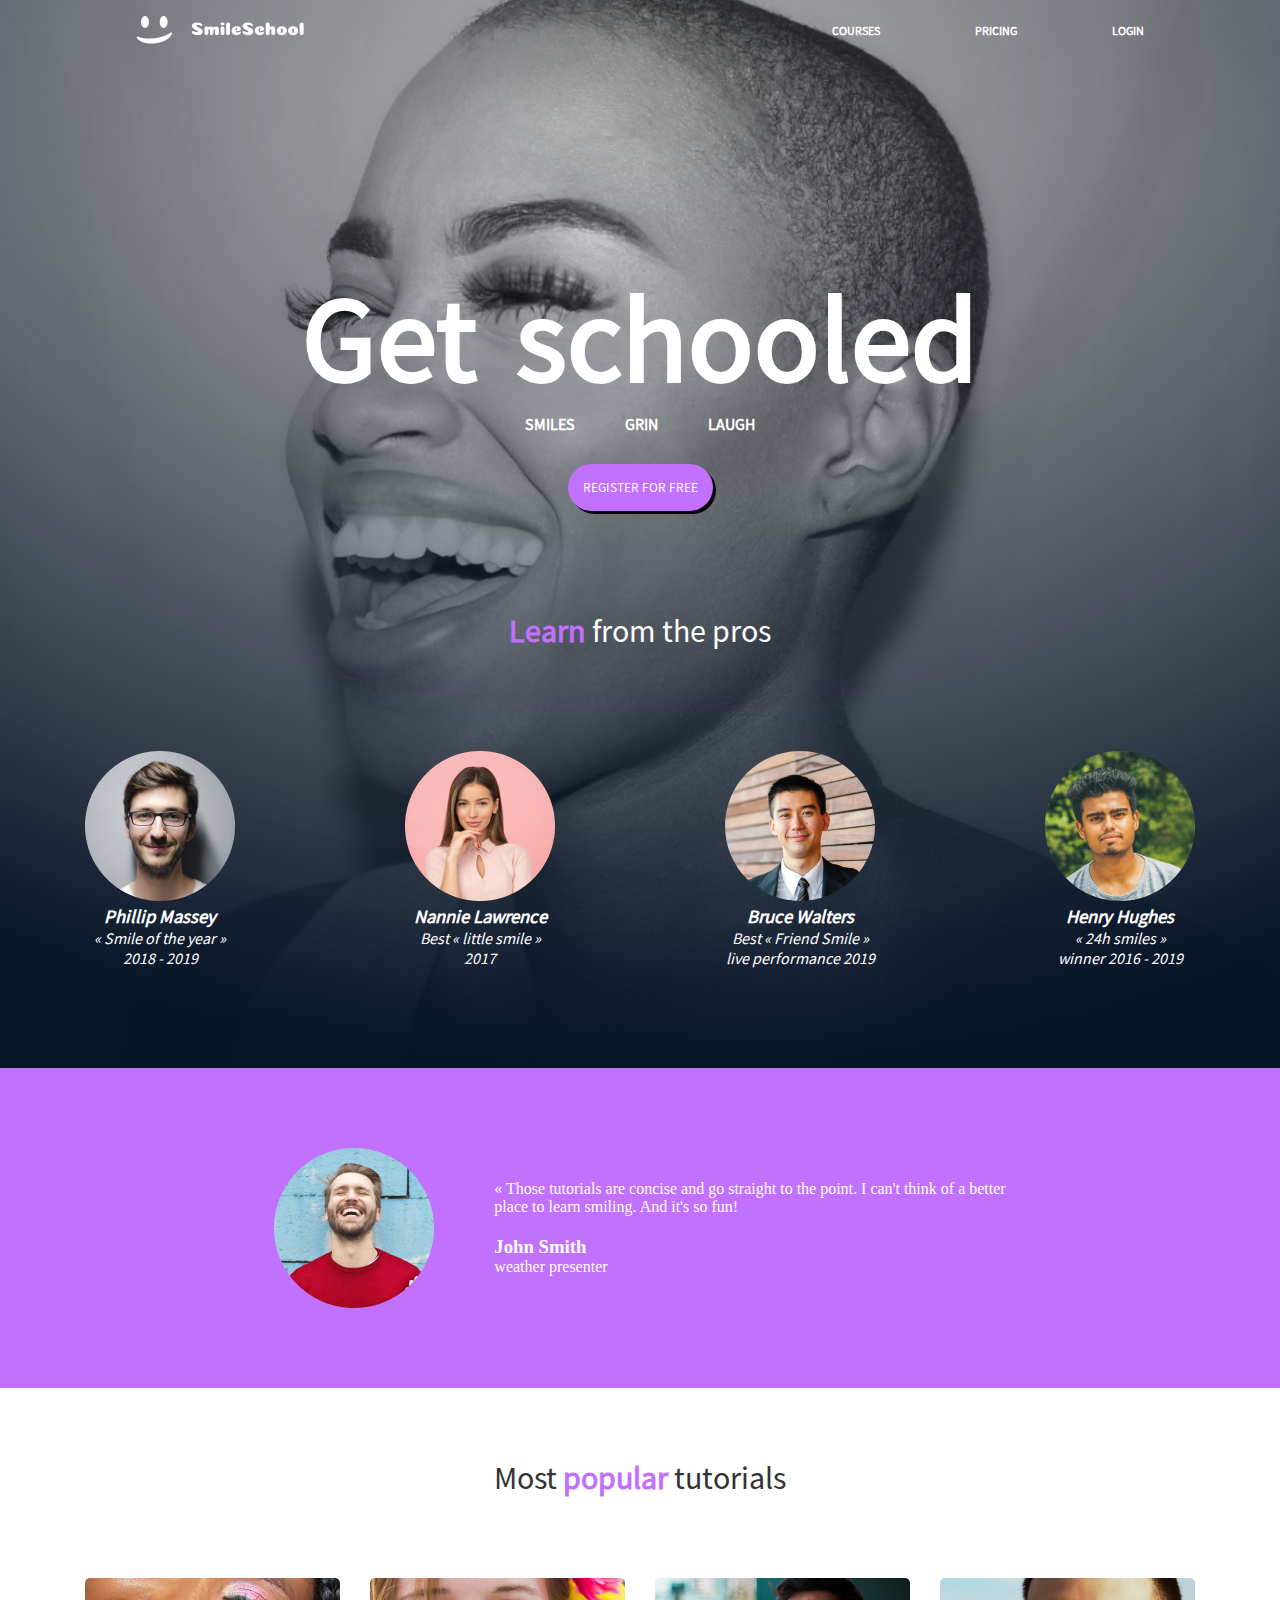
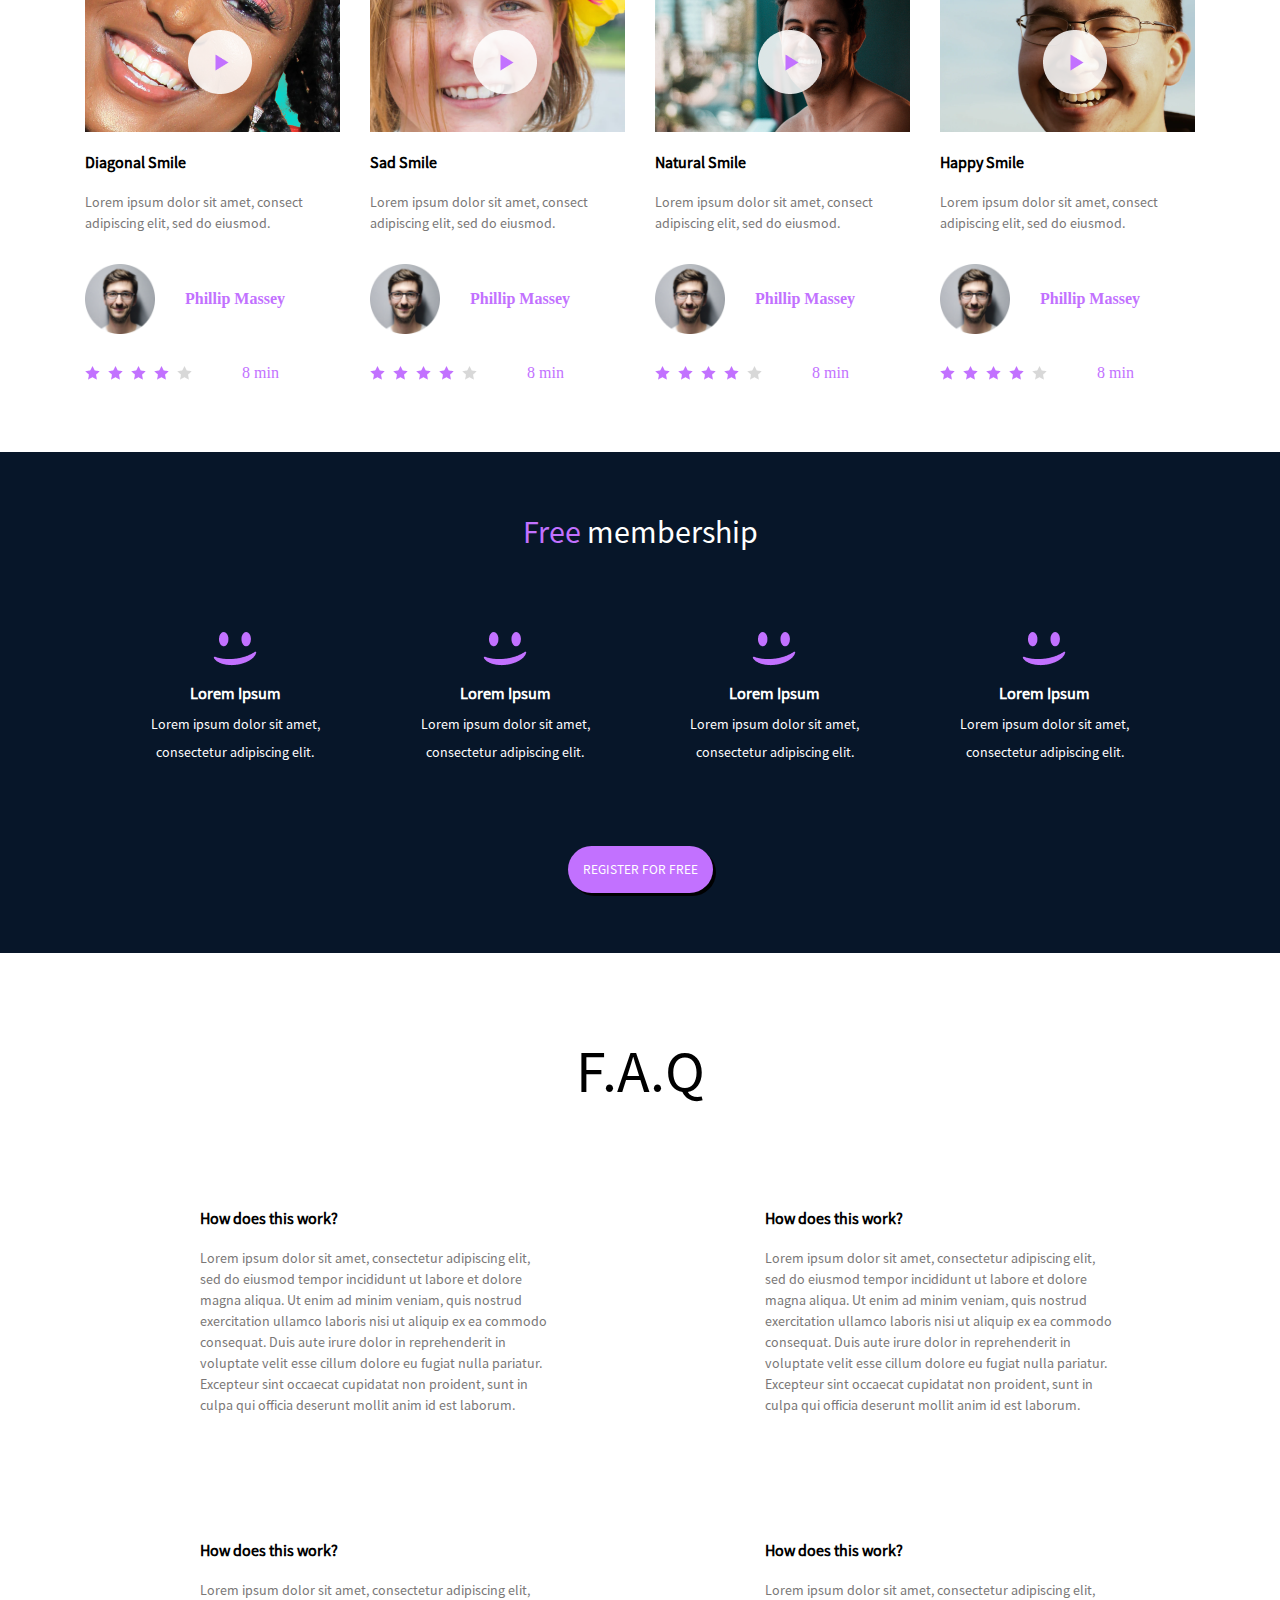
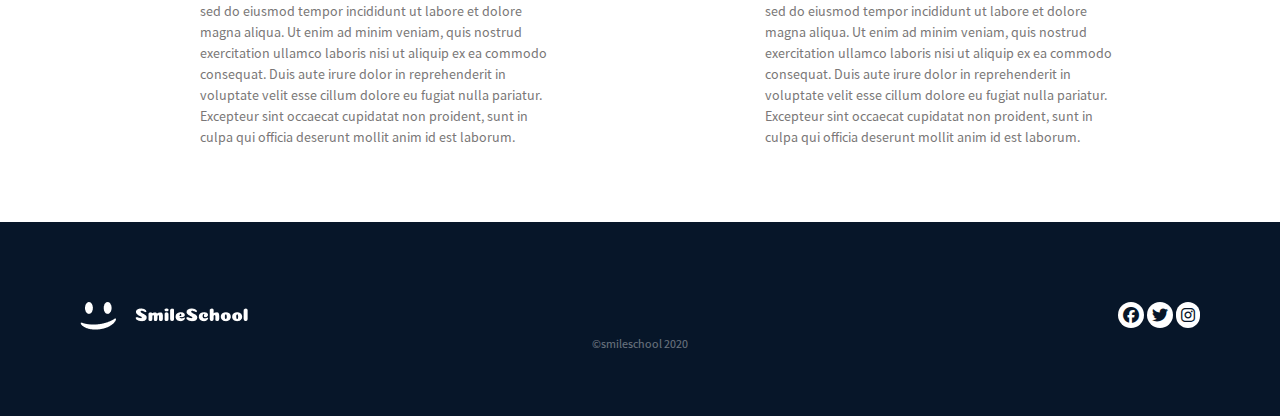
<file: css_advanced/index.html>
<!DOCTYPE html>
<html lang="en">

<head>
    <meta charset="UTF-8">
    <meta name="viewport" content="width=device-width, initial-scale=1.0">
    <title>HTML Advanced</title>
    <link rel="stylesheet" href="https://cdnjs.cloudflare.com/ajax/libs/font-awesome/6.4.0/css/all.min.css">
    <link rel="stylesheet" href="styles.css">
</head>

<body>
    <div class="background-container">
        <div class="background-overlay"></div>
        <header>
            <nav class="navigation-menu">
                <img src="logos/logo.png" alt="Smileschool-Logo">
                <ul>
                    <li><a href="#">COURSES</a></li>
                    <li><a href="#">PRICING</a></li>
                    <li><a href="#">LOGIN</a></li>
                </ul>
            </nav>
        </header>
        <main>
            <section class="banner-container">
                <div class="banner-content-one">
                    <h1>Get schooled</h1>
                    <div class="banner-tags">
                        <span>SMILES</span>
                        <span>GRIN</span>
                        <span>LAUGH</span>
                    </div>
                    <button>REGISTER FOR FREE</button>
                </div>
                <div class="banner-content-two">
                    <h2 class="sub-heading"><span class="learn">Learn</span> from the pros</h2>
                    <div class="row">
                        <div class="feature-box">
                            <img src="images/Phillip_Massey.png" alt="Phillip-Massey">
                            <h3>Phillip Massey</h3>
                            <p class="paragraph">« Smile of the year »</p>
                            <p class="paragraph">2018 - 2019</p>
                        </div>
                        <div class="feature-box">
                            <img src="images/Nannie_Lawrence.png" alt="Nannie-Lawrence">
                            <h3>Nannie Lawrence</h3>
                            <p class="paragraph">Best « little smile »</p>
                            <p class="paragraph">2017</p>
                        </div>
                        <div class="feature-box-two">
                            <img src="images/Bruce_Walters.png" alt="Bruce-Walters">
                            <h3>Bruce Walters</h3>
                            <p class="paragraph">Best « Friend Smile »</p>
                            <p class="paragraph">live performance 2019</p>
                        </div>
                        <div class="feature-box">
                            <img src="images/Henry_Hughes.png" alt="Henry-Hughes">
                            <h3>Henry Hughes</h3>
                            <p class="paragraph">« 24h smiles »</p>
                            <p class="paragraph">winner 2016 - 2019</p>
                        </div>
                    </div>

                </div>
    </div>
    </section>
    <section class="quote-container">
        <div class="quote-content">
            <img src="images/5.png" alt="John Smith">
            <div class="quote-feature">
                <blockquote>« Those tutorials are concise and go straight to the point. I can't think of a better
                    place to learn smiling. And it's so fun!</blockquote>
                <div class="quote">
                    <h3>John Smith</h3>
                    <p>weather presenter</p>
                </div>
            </div>
        </div>
    </section>
    <section class="video-container">
        <h2 class="video-heading">Most <span class="popular">popular</span> tutorials</h2>
        <div class="video-feature-container">
            <div class="video-feature">
                <img src="images/Diagonal_smile.png" alt="diagonal-smile-tutorial-video" class="feature-image">
                <div class="play-button">
                    <img src="logos/play.png" alt="play-button">
                </div>
                <h3 class="video-second-heading">Diagonal Smile</h3>
                <p class="video-paragraph">Lorem ipsum dolor sit amet, consect <br>adipiscing elit, sed do eiusmod.</p>
                <div class="author-box">
                    <img src="images/Phillip_Massey.png" alt="Phillip-Massey">
                    <h4 class="video-third-heading">Phillip Massey</h4>
                </div>
                <div class="rating-box">
                    <img src="logos/rating.png" alt="rating-stars">
                    <p>8 min</p>
                </div>
            </div>
            <div class="video-feature">
                <img src="images/sad_smile.png" alt="sad-smile-tutorial-video" class="feature-image">
                <div class="play-button">
                    <img src="logos/play.png" alt="play-button">
                </div>
                <h3 class="video-second-heading">Sad Smile</h3>
                <p class="video-paragraph">Lorem ipsum dolor sit amet, consect <br> adipiscing elit, sed do eiusmod.</p>
                <div class="author-box">
                    <img src="images/Phillip_Massey.png" alt="Phillip-Massey">
                    <h4 class="video-third-heading">Phillip Massey</h4>
                </div>
                <div class="rating-box">
                    <img src="logos/rating.png" alt="rating-stars">
                    <p>8 min</p>
                </div>
            </div>
            <div class="video-feature">
                <img src="images/Natural_smile.png" alt="natural-smile-tutorial-video" class="feature-image">
                <div class="play-button">
                    <img src="logos/play.png" alt="play-button">
                </div>
                <h3 class="video-second-heading">Natural Smile</h3>
                <p class="video-paragraph">Lorem ipsum dolor sit amet, consect <br> adipiscing elit, sed do eiusmod.</p>
                <div class="author-box">
                    <img src="images/Phillip_Massey.png" alt="Phillip-Massey">
                    <h4 class="video-third-heading">Phillip Massey</h4>
                </div>
                <div class="rating-box">
                    <img src="logos/rating.png" alt="rating-stars">
                    <p>8 min</p>
                </div>
            </div>
            <div class="video-feature">
                <img src="images/Happy_smile.png" alt="happy-smile-tutorial-video" class="feature-image">
                <div class="play-button">
                    <img src="logos/play.png" alt="play-button">
                </div>
                <h3 class="video-second-heading">Happy Smile</h3>
                <p class="video-paragraph">Lorem ipsum dolor sit amet, consect <br> adipiscing elit, sed do eiusmod.</p>
                <div class="author-box">
                    <img src="images/Phillip_Massey.png" alt="Phillip-Massey">
                    <h4 class="video-third-heading">Phillip Massey</h4>
                </div>
                <div class="rating-box">
                    <img src="logos/rating.png" alt="rating-stars">
                    <p>8 min</p>
                </div>
            </div>
        </div>
    </section>
    <section class="membership-container">
        <h2 class="membership-heading"><span class="free">Free</span> membership</h2>
        <div class="membership-content">
            <div class="membership-feature">
                <img src="logos/smile.png" alt="smile-icon">
                <h3>Lorem Ipsum</h3>
                <p>Lorem ipsum dolor sit amet, <br> consectetur adipiscing elit.</p>
            </div>
            <div class="membership-feature">
                <img src="logos/smile.png" alt="smile-icon">
                <h3>Lorem Ipsum</h3>
                <p>Lorem ipsum dolor sit amet, <br> consectetur adipiscing elit.</p>
            </div>
            <div class="membership-feature">
                <img src="logos/smile.png" alt="smile-icon">
                <h3>Lorem Ipsum</h3>
                <p>Lorem ipsum dolor sit amet,<br> consectetur adipiscing elit.</p>
            </div>
            <div class="membership-feature">
                <img src="logos/smile.png" alt="smile-icon">
                <h3>Lorem Ipsum</h3>
                <p>Lorem ipsum dolor sit amet, <br> consectetur adipiscing elit.</p>
            </div>
        </div>
        <div class="membership-button-container">
            <button class="membership-button">REGISTER FOR FREE</button>
        </div>
    </section>
    <section class="faq-container">
        <h2 class="faq-heading">F.A.Q</h2>
        <div class="faq-feature">
            <div class="item-block">
                <h3>How does this work?</h3>
                <div class="item">Lorem ipsum dolor sit amet, consectetur adipiscing elit, sed do eiusmod tempor
                    incididunt
                    ut
                    labore et dolore magna aliqua. Ut enim ad minim veniam, quis nostrud exercitation ullamco
                    laboris nisi ut aliquip ex ea commodo consequat. Duis aute irure dolor in reprehenderit in
                    voluptate velit esse cillum dolore eu fugiat nulla pariatur. Excepteur sint occaecat
                    cupidatat
                    non proident, sunt in culpa qui officia deserunt mollit anim id est laborum.</div>
            </div>
            <div class="item-block">
                <h3>How does this work?</h3>
                <div class="item">Lorem ipsum dolor sit amet, consectetur adipiscing elit, sed do eiusmod tempor
                    incididunt
                    ut
                    labore et dolore magna aliqua. Ut enim ad minim veniam, quis nostrud exercitation ullamco
                    laboris nisi ut aliquip ex ea commodo consequat. Duis aute irure dolor in reprehenderit in
                    voluptate velit esse cillum dolore eu fugiat nulla pariatur. Excepteur sint occaecat
                    cupidatat
                    non proident, sunt in culpa qui officia deserunt mollit anim id est laborum.</div>
            </div>
            <div class="item-block">
                <h3>How does this work?</h3>
                <div class="item">Lorem ipsum dolor sit amet, consectetur adipiscing elit, sed do eiusmod tempor
                    incididunt
                    ut
                    labore et dolore magna aliqua. Ut enim ad minim veniam, quis nostrud exercitation
                    ullamco
                    laboris nisi ut aliquip ex ea commodo consequat. Duis aute irure dolor in reprehenderit
                    in
                    voluptate velit esse cillum dolore eu fugiat nulla pariatur. Excepteur sint occaecat
                    cupidatat
                    non proident, sunt in culpa qui officia deserunt mollit anim id est laborum.</div>
            </div>
            <div class="item-block">
                <h3>How does this work?</h3>
                <div class="item">Lorem ipsum dolor sit amet, consectetur adipiscing elit, sed do eiusmod tempor
                    incididunt
                    ut
                    labore et dolore magna aliqua. Ut enim ad minim veniam, quis nostrud exercitation
                    ullamco
                    laboris nisi ut aliquip ex ea commodo consequat. Duis aute irure dolor in reprehenderit
                    in
                    voluptate velit esse cillum dolore eu fugiat nulla pariatur. Excepteur sint occaecat
                    cupidatat
                    non proident, sunt in culpa qui officia deserunt mollit anim id est laborum.</div>
            </div>
        </div>
    </section>
    </main>
    <footer>
        <section class="footer-container">
            <div class="footer-content">
                <div>
                    <img src="logos/logo.png" alt="Smileschool-Logo">
                </div>
                <div>
                    <i class="fa-brands fa-facebook"></i>
                    <i class="fa-brands fa-twitter"></i>
                    <i class="fa-brands fa-instagram"></i>
                </div>
            </div>
            <p class="copyright">©smileschool 2020</p>
        </section>

    </footer>
</body>

</html>
</file>
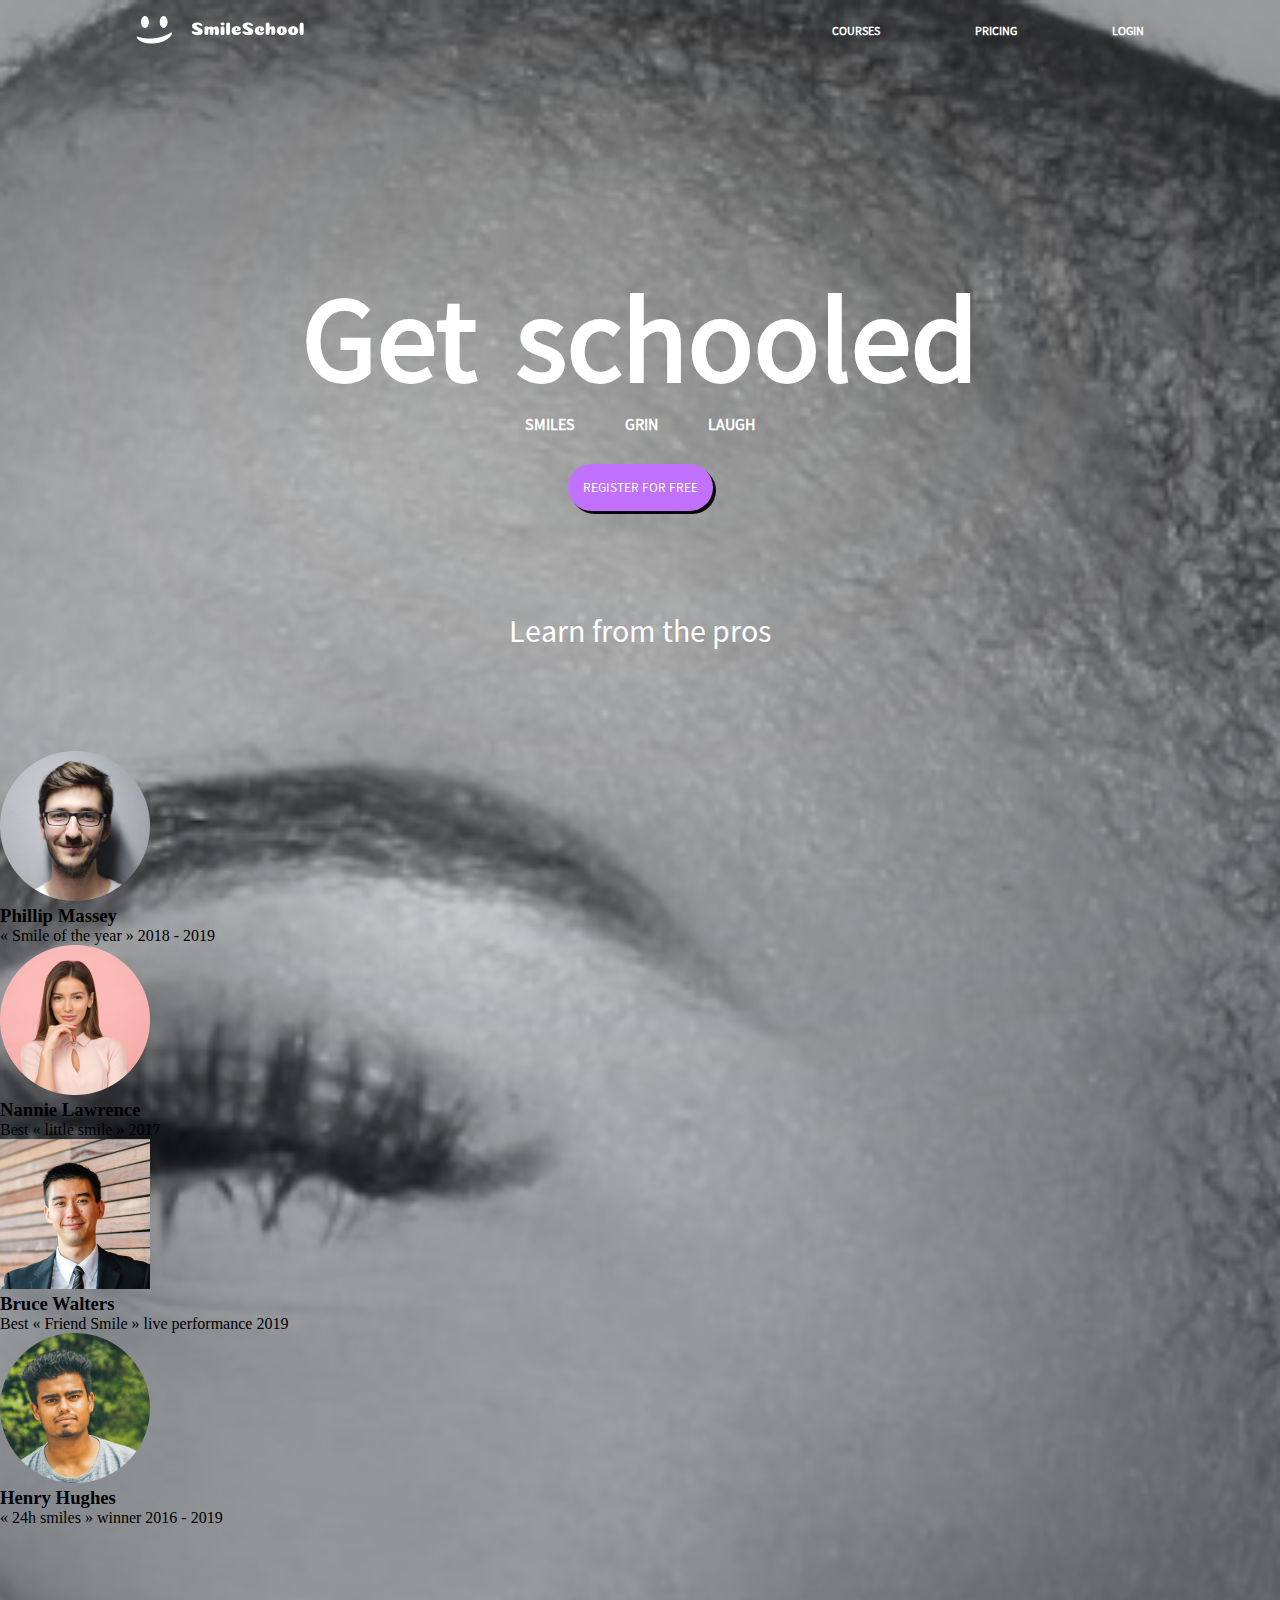
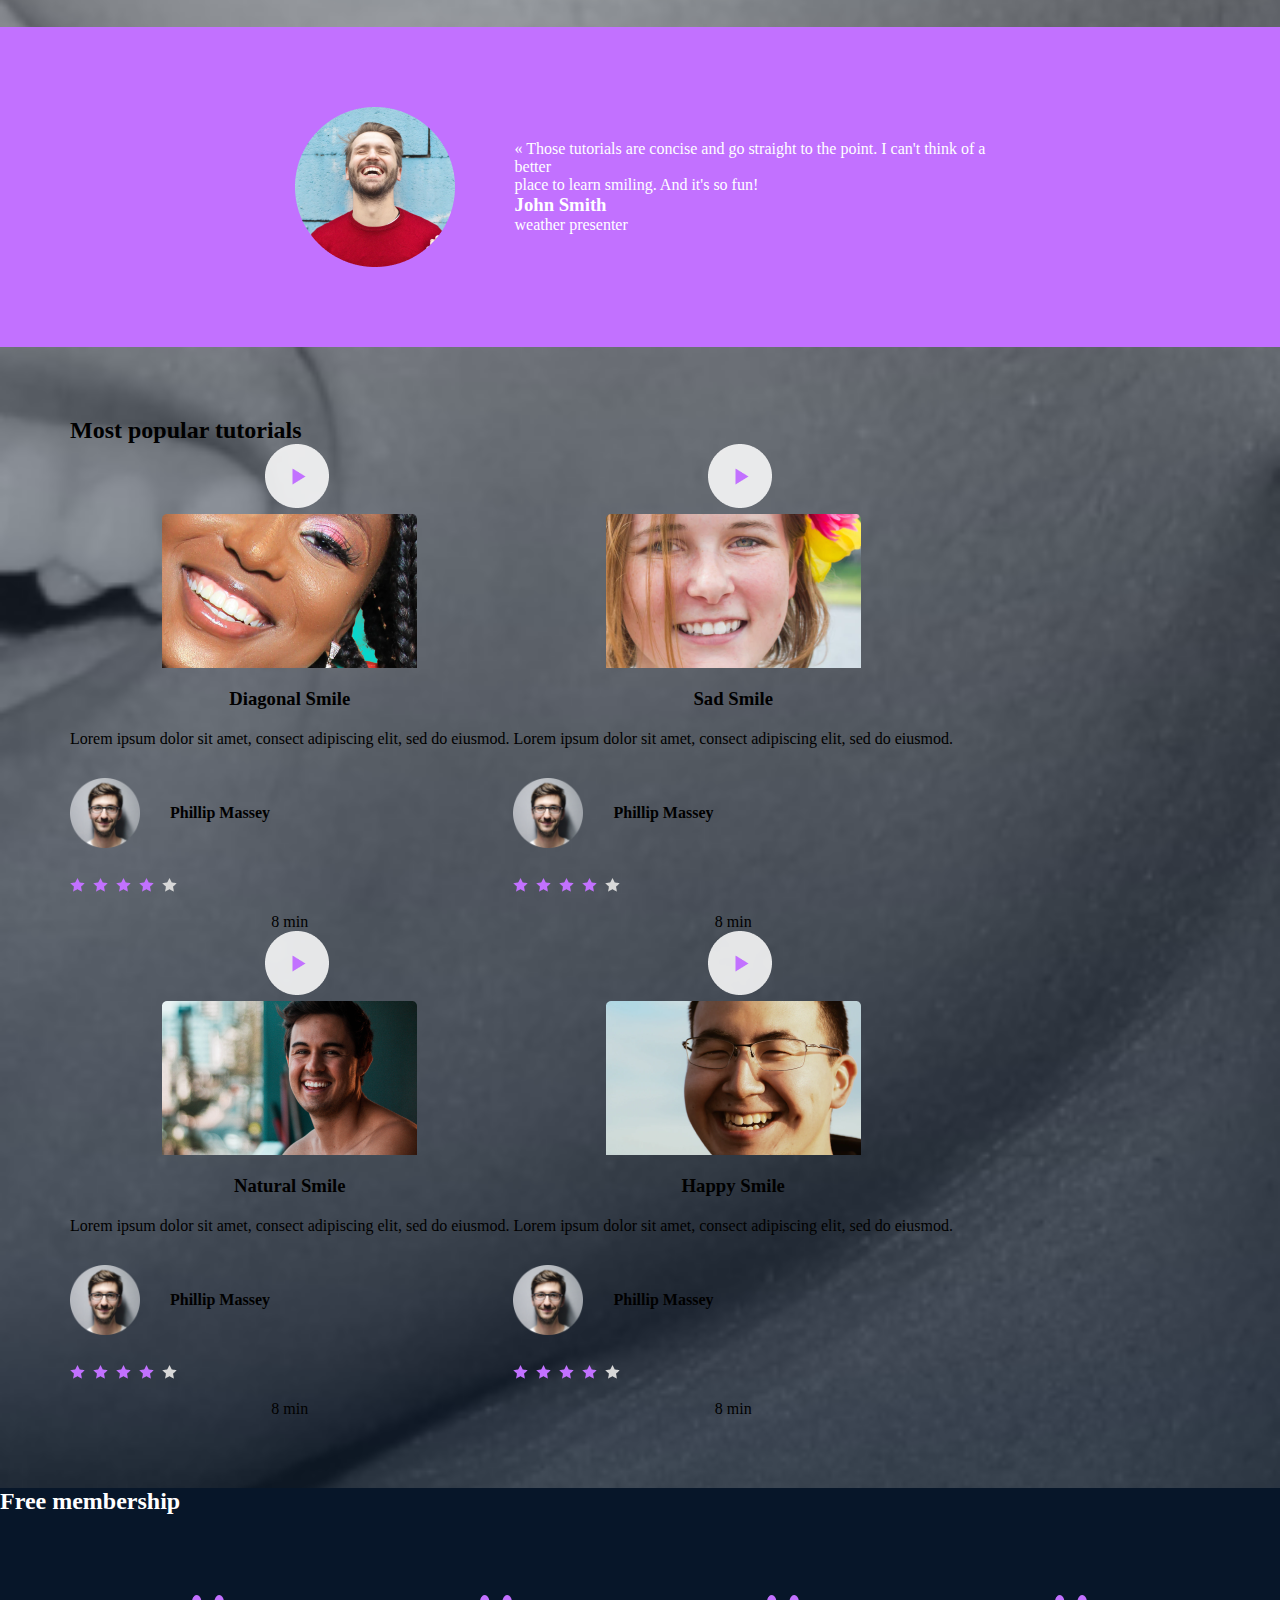
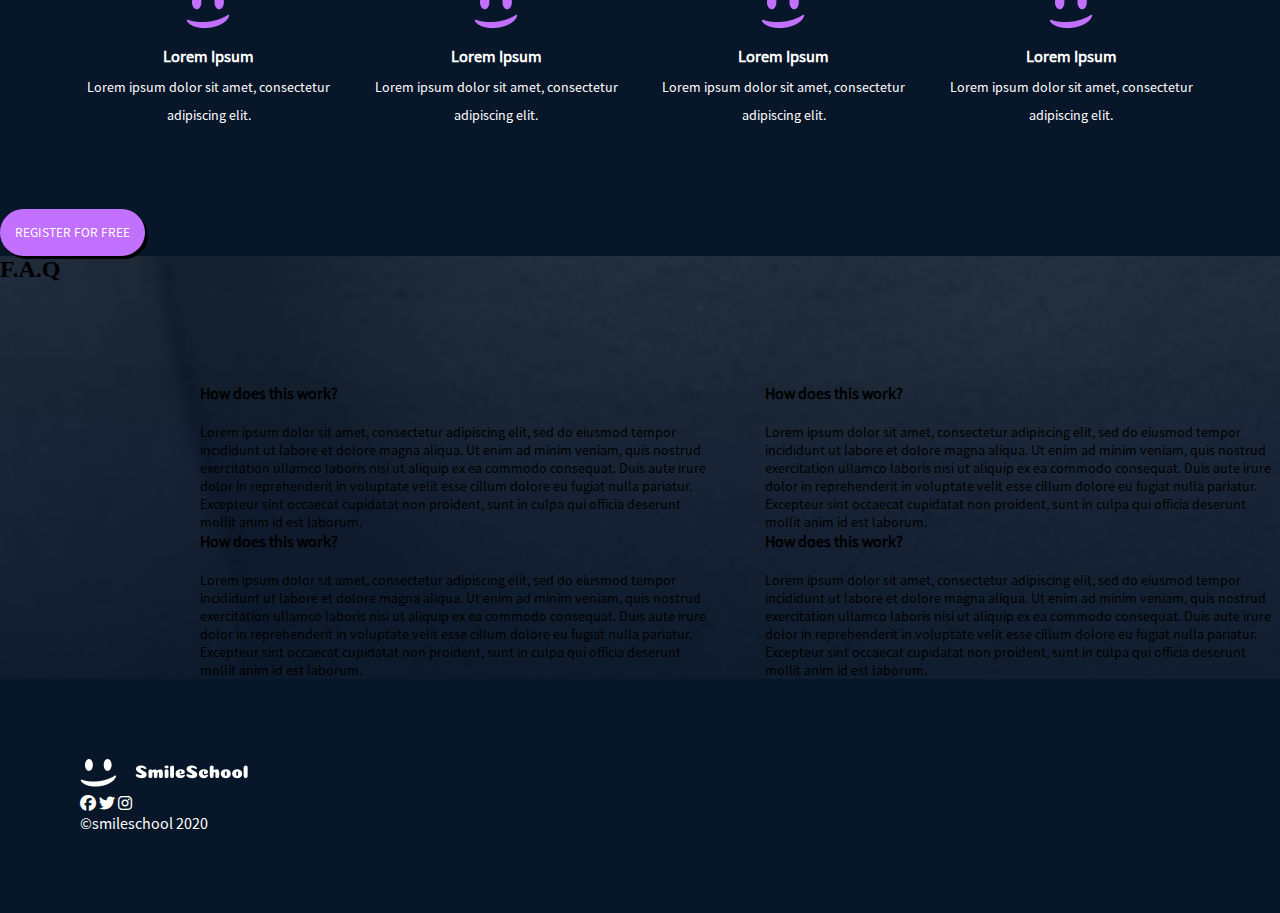
<file: css_advanced/demo.html>
<!DOCTYPE html>
<html lang="en">

<head>
    <meta charset="UTF-8">
    <meta name="viewport" content="width=device-width, initial-scale=1.0">
    <title>HTML Advanced</title>
    <link rel="stylesheet" href="https://cdnjs.cloudflare.com/ajax/libs/font-awesome/6.4.0/css/all.min.css">
    <link rel="stylesheet" href="styles.css">
</head>

<body>
    <div class="background-container">
        <div class="background-overlay"></div>
        <header>
            <nav class="navigation-menu">
                <img src="logos/logo.png" alt="Smileschool-Logo">
                <ul>
                    <li><a href="#">COURSES</a></li>
                    <li><a href="#">PRICING</a></li>
                    <li><a href="#">LOGIN</a></li>
                </ul>
            </nav>
        </header>
        <main>
            <section class="banner-container">
                <div class="banner-content-one">
                    <h1>Get schooled</h1>
                    <div class="banner-tags">
                        <span>SMILES</span>
                        <span>GRIN</span>
                        <span>LAUGH</span>
                    </div>
                    <button>REGISTER FOR FREE</button>
                </div>
                <div class="banner-content-two">
                    <h2 class="sub-heading"><span class="first-word">Learn</span> from the pros</h2>
                    <div class="feature-box">
                        <img src="images/Phillip_Massey.png" alt="Phillip-Massey">
                        <h3>Phillip Massey</h3>
                        <p>« Smile of the year » 2018 - 2019</p>
                    </div>
                    <div class="feature-box">
                        <img src="images/Nannie_Lawrence.png" alt="Nannie-Lawrence">
                        <h3>Nannie Lawrence</h3>
                        <p>Best « little smile » 2017</p>
                    </div>
                    <div class="feature-box">
                        <img src="images/Bruce_Walters.png" alt="Bruce-Walters">
                        <h3>Bruce Walters</h3>
                        <p>Best « Friend Smile » live performance 2019</p>
                    </div>
                    <div class="feature-box">
                        <img src="images/Henry_Hughes.png" alt="Henry-Hughes">
                        <h3>Henry Hughes</h3>
                        <p>« 24h smiles » winner 2016 - 2019</p>
                    </div>
                </div>
            </section>
            <section class="quote-container">
                <div class="quote-content">
                    <img src="images/5.png" alt="John Smith">
                    <div class="quote-feature">
                        <blockquote>« Those tutorials are concise and go straight to the point. I can't think of a
                            better
                            place to learn smiling. And it's so fun!</blockquote>
                        <h3>John Smith</h3>
                        <p>weather presenter</p>
                    </div>
                </div>
            </section>
            <section class="video-container">
                <h2>Most popular tutorials</h2>
                <div class="video-feature">
                    <img src="images/Diagonal_smile.png" alt="diagonal-smile-tutorial-video">
                    <div class="play-button">
                        <img src="logos/play.png" alt="play-button">
                    </div>
                    <h3>Diagonal Smile</h3>
                    <p>Lorem ipsum dolor sit amet, consect adipiscing elit, sed do eiusmod.</p>
                    <div class="author-box">
                        <img src="images/Phillip_Massey.png" alt="Phillip-Massey">
                        <h4>Phillip Massey</h4>
                    </div>
                    <div class="rating-box">
                        <img src="logos/rating.png" alt="rating-stars">
                    </div>
                    <p>8 min</p>
                </div>
                <div class="video-feature">
                    <img src="images/sad_smile.png" alt="sad-smile-tutorial-video">
                    <div class="play-button">
                        <img src="logos/play.png" alt="play-button">
                    </div>
                    <h3>Sad Smile</h3>
                    <p>Lorem ipsum dolor sit amet, consect adipiscing elit, sed do eiusmod.</p>
                    <div class="author-box">
                        <img src="images/Phillip_Massey.png" alt="Phillip-Massey">
                        <h4>Phillip Massey</h4>
                    </div>
                    <div class="rating-box">
                        <img src="logos/rating.png" alt="rating-stars">
                    </div>
                    <p>8 min</p>
                </div>
                <div class="video-feature">
                    <img src="images/Natural_smile.png" alt="natural-smile-tutorial-video">
                    <div class="play-button">
                        <img src="logos/play.png" alt="play-button">
                    </div>
                    <h3>Natural Smile</h3>
                    <p>Lorem ipsum dolor sit amet, consect adipiscing elit, sed do eiusmod.</p>
                    <div class="author-box">
                        <img src="images/Phillip_Massey.png" alt="Phillip-Massey">
                        <h4>Phillip Massey</h4>
                    </div>
                    <div class="rating-box">
                        <img src="logos/rating.png" alt="rating-stars">
                    </div>
                    <p>8 min</p>
                </div>
                <div class="video-feature">
                    <img src="images/Happy_smile.png" alt="happy-smile-tutorial-video">
                    <div class="play-button">
                        <img src="logos/play.png" alt="play-button">
                    </div>
                    <h3>Happy Smile</h3>
                    <p>Lorem ipsum dolor sit amet, consect adipiscing elit, sed do eiusmod.</p>
                    <div class="author-box">
                        <img src="images/Phillip_Massey.png" alt="Phillip-Massey">
                        <h4>Phillip Massey</h4>
                    </div>
                    <div class="rating-box">
                        <img src="logos/rating.png" alt="rating-stars">
                    </div>
                    <p>8 min</p>
                </div>
            </section>
            <section class="membership-container">
                <h2>Free membership</h2>
                <div class="membership-content">
                    <div class="membership-feature">
                        <img src="logos/smile.png" alt="smile-icon">
                        <h3>Lorem Ipsum</h3>
                        <p>Lorem ipsum dolor sit amet, consectetur adipiscing elit.</p>
                    </div>
                    <div class="membership-feature">
                        <img src="logos/smile.png" alt="smile-icon">
                        <h3>Lorem Ipsum</h3>
                        <p>Lorem ipsum dolor sit amet, consectetur adipiscing elit.</p>
                    </div>
                    <div class="membership-feature">
                        <img src="logos/smile.png" alt="smile-icon">
                        <h3>Lorem Ipsum</h3>
                        <p>Lorem ipsum dolor sit amet, consectetur adipiscing elit.</p>
                    </div>
                    <div class="membership-feature">
                        <img src="logos/smile.png" alt="smile-icon">
                        <h3>Lorem Ipsum</h3>
                        <p>Lorem ipsum dolor sit amet, consectetur adipiscing elit.</p>
                    </div>
                </div>
                <button class="membership-button">REGISTER FOR FREE</button>
            </section>
            <section class="faq-container">
                <h2>F.A.Q</h2>
                <div class="faq-feature">
                    <div class="row-block">
                        <div class="item-block">
                            <h3>How does this work?</h3>
                            <div>Lorem ipsum dolor sit amet, consectetur adipiscing elit, sed do eiusmod tempor
                                incididunt
                                ut
                                labore et dolore magna aliqua. Ut enim ad minim veniam, quis nostrud exercitation
                                ullamco
                                laboris nisi ut aliquip ex ea commodo consequat. Duis aute irure dolor in reprehenderit
                                in
                                voluptate velit esse cillum dolore eu fugiat nulla pariatur. Excepteur sint occaecat
                                cupidatat
                                non proident, sunt in culpa qui officia deserunt mollit anim id est laborum.</div>
                        </div>
                        <div class="item-block">
                            <h3>How does this work?</h3>
                            <div>Lorem ipsum dolor sit amet, consectetur adipiscing elit, sed do eiusmod tempor
                                incididunt
                                ut
                                labore et dolore magna aliqua. Ut enim ad minim veniam, quis nostrud exercitation
                                ullamco
                                laboris nisi ut aliquip ex ea commodo consequat. Duis aute irure dolor in reprehenderit
                                in
                                voluptate velit esse cillum dolore eu fugiat nulla pariatur. Excepteur sint occaecat
                                cupidatat
                                non proident, sunt in culpa qui officia deserunt mollit anim id est laborum.</div>
                        </div>
                    </div>
                    <div class="row-block">
                        <div class="item-block">
                            <h3>How does this work?</h3>
                            <div>Lorem ipsum dolor sit amet, consectetur adipiscing elit, sed do eiusmod tempor
                                incididunt
                                ut
                                labore et dolore magna aliqua. Ut enim ad minim veniam, quis nostrud exercitation
                                ullamco
                                laboris nisi ut aliquip ex ea commodo consequat. Duis aute irure dolor in reprehenderit
                                in
                                voluptate velit esse cillum dolore eu fugiat nulla pariatur. Excepteur sint occaecat
                                cupidatat
                                non proident, sunt in culpa qui officia deserunt mollit anim id est laborum.</div>
                        </div>
                        <div class="item-block">
                            <h3>How does this work?</h3>
                            <div>Lorem ipsum dolor sit amet, consectetur adipiscing elit, sed do eiusmod tempor
                                incididunt
                                ut
                                labore et dolore magna aliqua. Ut enim ad minim veniam, quis nostrud exercitation
                                ullamco
                                laboris nisi ut aliquip ex ea commodo consequat. Duis aute irure dolor in reprehenderit
                                in
                                voluptate velit esse cillum dolore eu fugiat nulla pariatur. Excepteur sint occaecat
                                cupidatat
                                non proident, sunt in culpa qui officia deserunt mollit anim id est laborum.</div>
                        </div>
                    </div>
                </div>
            </section>
        </main>
        <footer>
            <section class="footer-container">
                <div>
                    <img src="logos/logo.png" alt="Smileschool-Logo">
                </div>
                <div>
                    <i class="fa-brands fa-facebook"></i>
                    <i class="fa-brands fa-twitter"></i>
                    <i class="fa-brands fa-instagram"></i>
                </div>
                <p>©smileschool 2020</p>
            </section>
        </footer>
    </div>
</body>

</html>
</file>
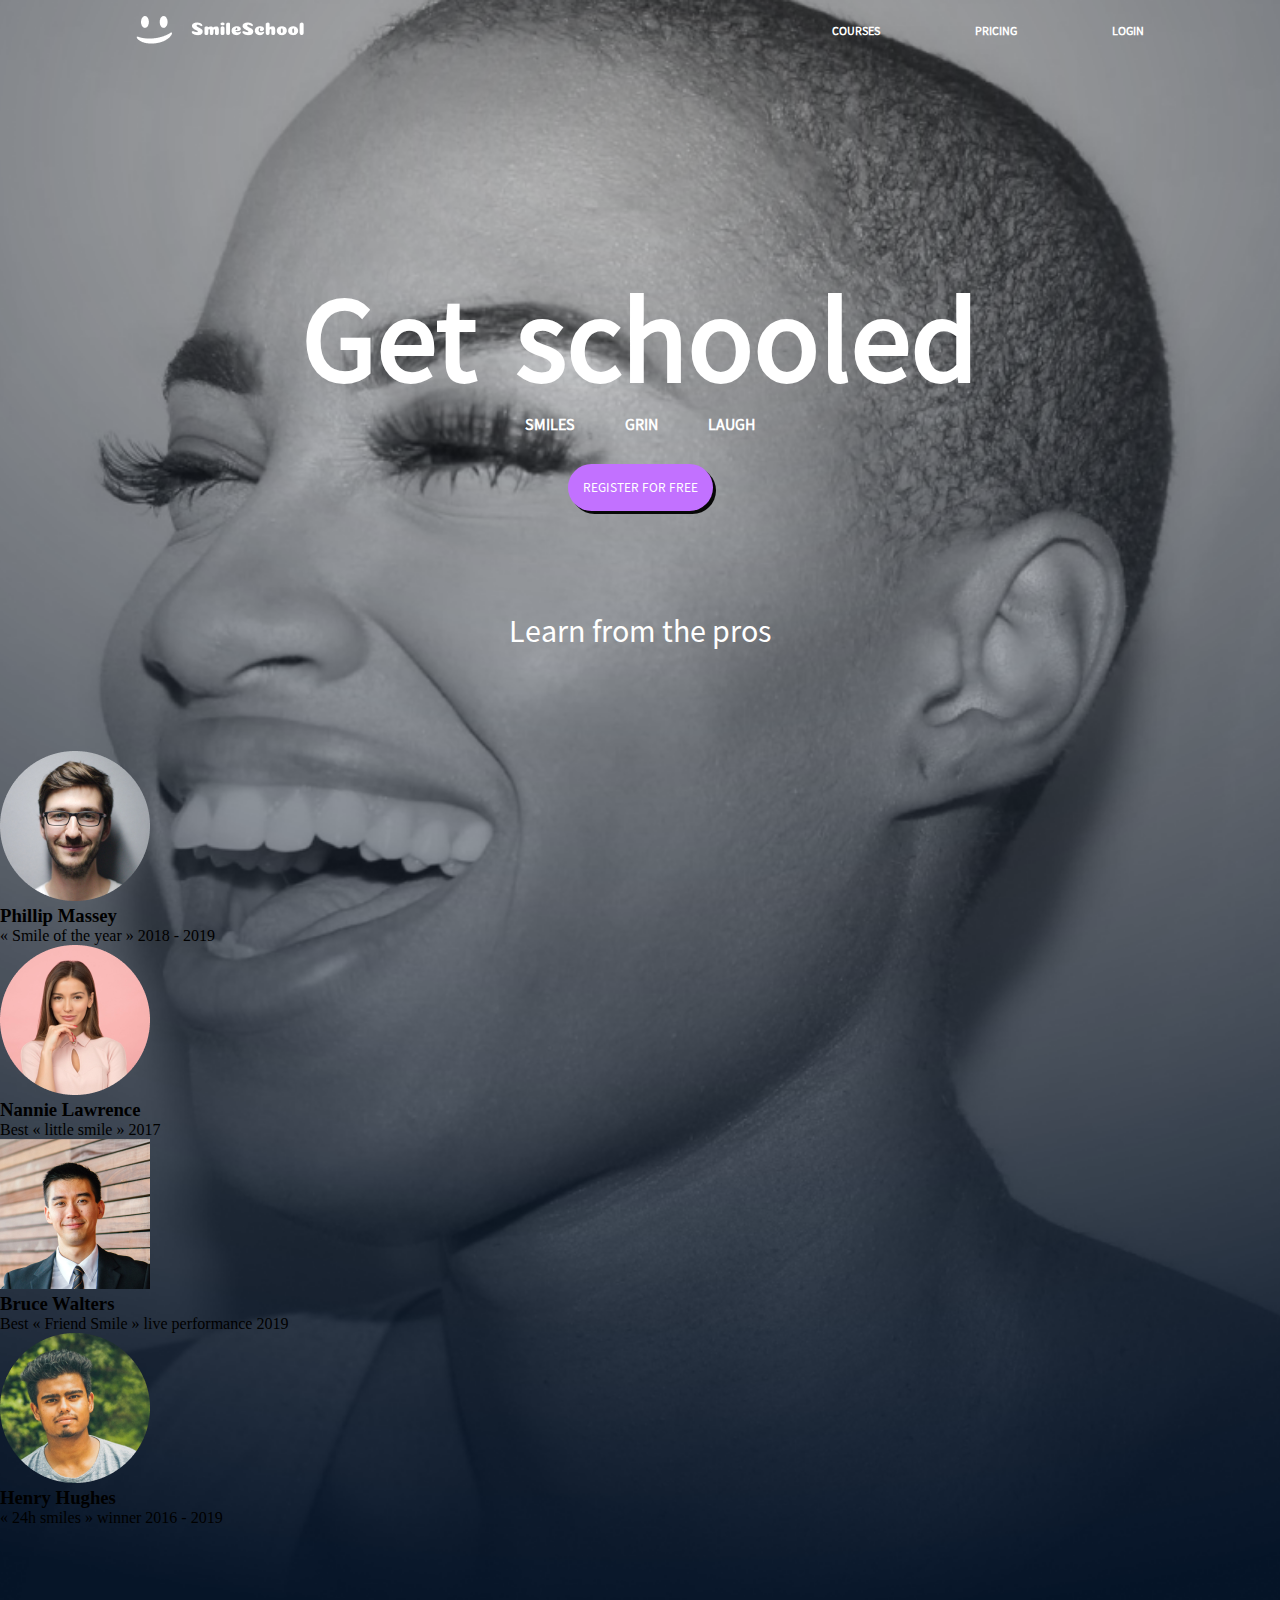
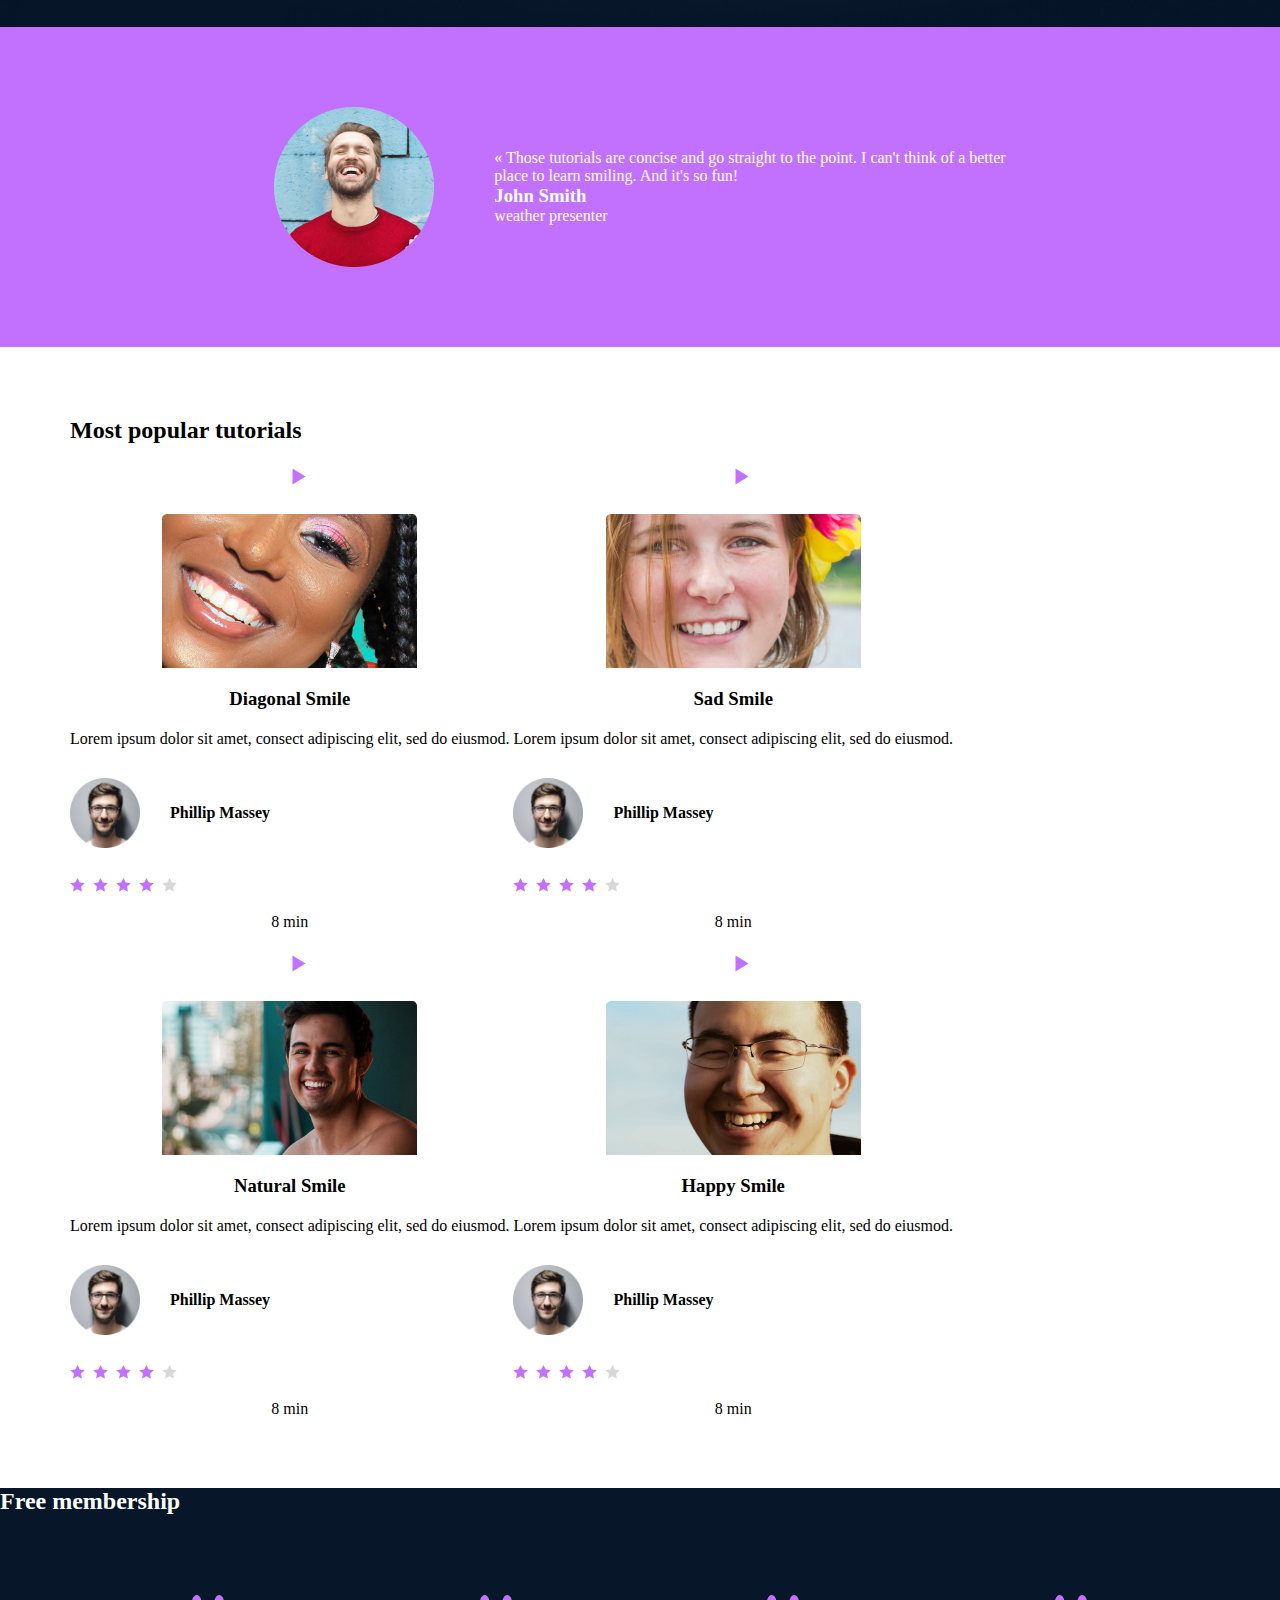
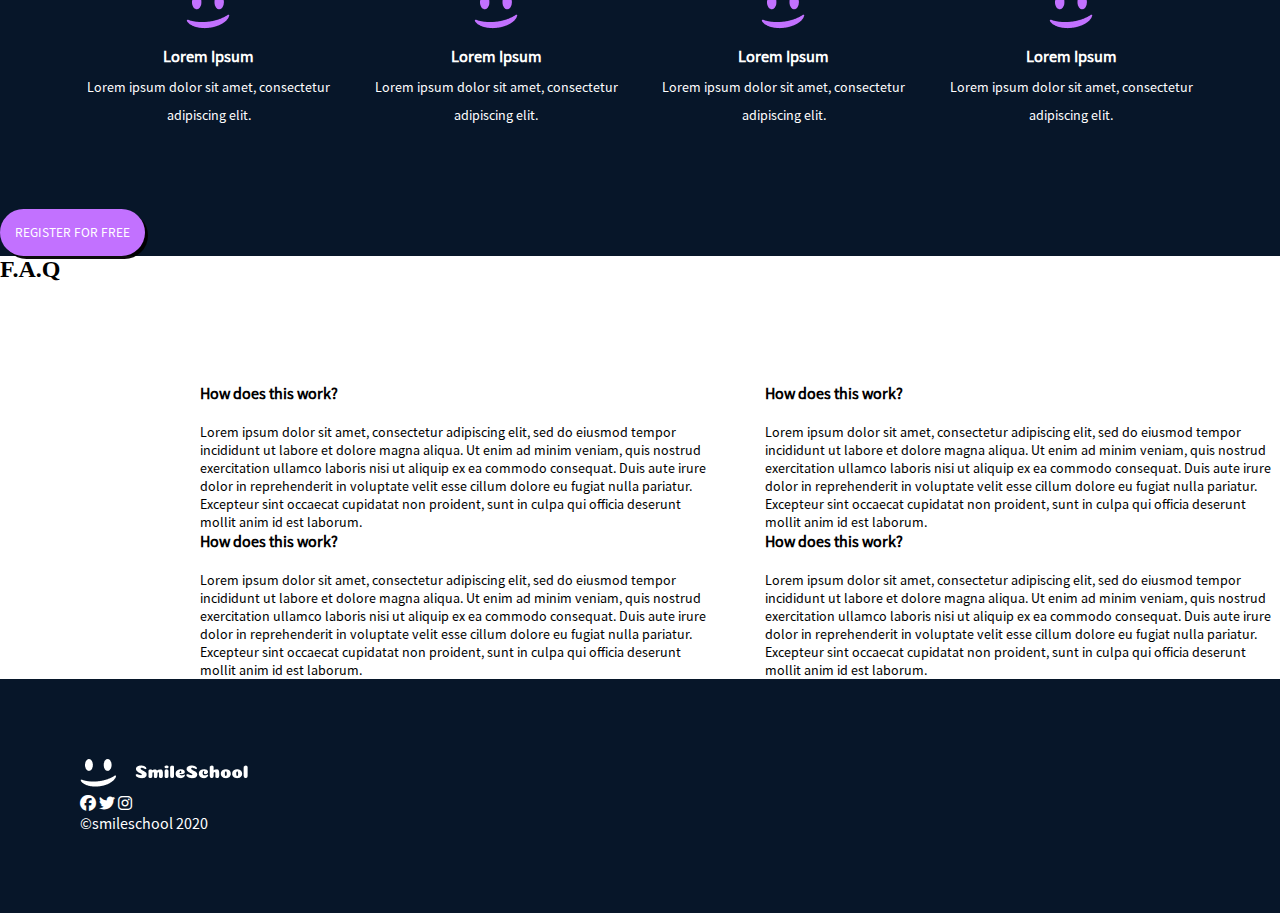
<file: css_advanced/demos.html>
<!DOCTYPE html>
<html lang="en">

<head>
    <meta charset="UTF-8">
    <meta name="viewport" content="width=device-width, initial-scale=1.0">
    <title>HTML Advanced</title>
    <link rel="stylesheet" href="https://cdnjs.cloudflare.com/ajax/libs/font-awesome/6.4.0/css/all.min.css">
    <link rel="stylesheet" href="styles.css">
</head>

<body>
    <div class="background-container">
        <div class="background-overlay"></div>
        <header>
            <nav class="navigation-menu">
                <img src="logos/logo.png" alt="Smileschool-Logo">
                <ul>
                    <li><a href="#">COURSES</a></li>
                    <li><a href="#">PRICING</a></li>
                    <li><a href="#">LOGIN</a></li>
                </ul>
            </nav>
        </header>
        <main>
            <section class="banner-container">
                <div class="banner-content-one">
                    <h1>Get schooled</h1>
                    <div class="banner-tags">
                        <span>SMILES</span>
                        <span>GRIN</span>
                        <span>LAUGH</span>
                    </div>
                    <button>REGISTER FOR FREE</button>
                </div>
                <div class="banner-content-two">
                    <h2 class="sub-heading"><span class="first-word">Learn</span> from the pros</h2>
                    <div class="feature-box">
                        <img src="images/Phillip_Massey.png" alt="Phillip-Massey">
                        <h3>Phillip Massey</h3>
                        <p>« Smile of the year » 2018 - 2019</p>
                    </div>
                    <div class="feature-box">
                        <img src="images/Nannie_Lawrence.png" alt="Nannie-Lawrence">
                        <h3>Nannie Lawrence</h3>
                        <p>Best « little smile » 2017</p>
                    </div>
                    <div class="feature-box">
                        <img src="images/Bruce_Walters.png" alt="Bruce-Walters">
                        <h3>Bruce Walters</h3>
                        <p>Best « Friend Smile » live performance 2019</p>
                    </div>
                    <div class="feature-box">
                        <img src="images/Henry_Hughes.png" alt="Henry-Hughes">
                        <h3>Henry Hughes</h3>
                        <p>« 24h smiles » winner 2016 - 2019</p>
                    </div>
                </div>
    </div>
    </section>
    <section class="quote-container">
        <div class="quote-content">
            <img src="images/5.png" alt="John Smith">
            <div class="quote-feature">
                <blockquote>« Those tutorials are concise and go straight to the point. I can't think of a better
                    place to learn smiling. And it's so fun!</blockquote>
                <h3>John Smith</h3>
                <p>weather presenter</p>
            </div>
        </div>
    </section>
    <section class="video-container">
        <h2>Most popular tutorials</h2>
        <div class="video-feature">
            <img src="images/Diagonal_smile.png" alt="diagonal-smile-tutorial-video">
            <div class="play-button">
                <img src="logos/play.png" alt="play-button">
            </div>
            <h3>Diagonal Smile</h3>
            <p>Lorem ipsum dolor sit amet, consect adipiscing elit, sed do eiusmod.</p>
            <div class="author-box">
                <img src="images/Phillip_Massey.png" alt="Phillip-Massey">
                <h4>Phillip Massey</h4>
            </div>
            <div class="rating-box">
                <img src="logos/rating.png" alt="rating-stars">
            </div>
            <p>8 min</p>
        </div>
        <div class="video-feature">
            <img src="images/sad_smile.png" alt="sad-smile-tutorial-video">
            <div class="play-button">
                <img src="logos/play.png" alt="play-button">
            </div>
            <h3>Sad Smile</h3>
            <p>Lorem ipsum dolor sit amet, consect adipiscing elit, sed do eiusmod.</p>
            <div class="author-box">
                <img src="images/Phillip_Massey.png" alt="Phillip-Massey">
                <h4>Phillip Massey</h4>
            </div>
            <div class="rating-box">
                <img src="logos/rating.png" alt="rating-stars">
            </div>
            <p>8 min</p>
        </div>
        <div class="video-feature">
            <img src="images/Natural_smile.png" alt="natural-smile-tutorial-video">
            <div class="play-button">
                <img src="logos/play.png" alt="play-button">
            </div>
            <h3>Natural Smile</h3>
            <p>Lorem ipsum dolor sit amet, consect adipiscing elit, sed do eiusmod.</p>
            <div class="author-box">
                <img src="images/Phillip_Massey.png" alt="Phillip-Massey">
                <h4>Phillip Massey</h4>
            </div>
            <div class="rating-box">
                <img src="logos/rating.png" alt="rating-stars">
            </div>
            <p>8 min</p>
        </div>
        <div class="video-feature">
            <img src="images/Happy_smile.png" alt="happy-smile-tutorial-video">
            <div class="play-button">
                <img src="logos/play.png" alt="play-button">
            </div>
            <h3>Happy Smile</h3>
            <p>Lorem ipsum dolor sit amet, consect adipiscing elit, sed do eiusmod.</p>
            <div class="author-box">
                <img src="images/Phillip_Massey.png" alt="Phillip-Massey">
                <h4>Phillip Massey</h4>
            </div>
            <div class="rating-box">
                <img src="logos/rating.png" alt="rating-stars">
            </div>
            <p>8 min</p>
        </div>
    </section>
    <section class="membership-container">
        <h2>Free membership</h2>
        <div class="membership-content">
            <div class="membership-feature">
                <img src="logos/smile.png" alt="smile-icon">
                <h3>Lorem Ipsum</h3>
                <p>Lorem ipsum dolor sit amet, consectetur adipiscing elit.</p>
            </div>
            <div class="membership-feature">
                <img src="logos/smile.png" alt="smile-icon">
                <h3>Lorem Ipsum</h3>
                <p>Lorem ipsum dolor sit amet, consectetur adipiscing elit.</p>
            </div>
            <div class="membership-feature">
                <img src="logos/smile.png" alt="smile-icon">
                <h3>Lorem Ipsum</h3>
                <p>Lorem ipsum dolor sit amet, consectetur adipiscing elit.</p>
            </div>
            <div class="membership-feature">
                <img src="logos/smile.png" alt="smile-icon">
                <h3>Lorem Ipsum</h3>
                <p>Lorem ipsum dolor sit amet, consectetur adipiscing elit.</p>
            </div>
        </div>
        <button class="membership-button">REGISTER FOR FREE</button>
    </section>
    <section class="faq-container">
        <h2>F.A.Q</h2>
        <div class="faq-feature">
            <div class="row-block">
                <div class="item-block">
                    <h3>How does this work?</h3>
                    <div>Lorem ipsum dolor sit amet, consectetur adipiscing elit, sed do eiusmod tempor incididunt
                        ut
                        labore et dolore magna aliqua. Ut enim ad minim veniam, quis nostrud exercitation ullamco
                        laboris nisi ut aliquip ex ea commodo consequat. Duis aute irure dolor in reprehenderit in
                        voluptate velit esse cillum dolore eu fugiat nulla pariatur. Excepteur sint occaecat
                        cupidatat
                        non proident, sunt in culpa qui officia deserunt mollit anim id est laborum.</div>
                </div>
                <div class="item-block">
                    <h3>How does this work?</h3>
                    <div>Lorem ipsum dolor sit amet, consectetur adipiscing elit, sed do eiusmod tempor incididunt
                        ut
                        labore et dolore magna aliqua. Ut enim ad minim veniam, quis nostrud exercitation ullamco
                        laboris nisi ut aliquip ex ea commodo consequat. Duis aute irure dolor in reprehenderit in
                        voluptate velit esse cillum dolore eu fugiat nulla pariatur. Excepteur sint occaecat
                        cupidatat
                        non proident, sunt in culpa qui officia deserunt mollit anim id est laborum.</div>
                </div>
            </div>
            <div class="row-block">
                <div class="item-block">
                    <h3>How does this work?</h3>
                    <div>Lorem ipsum dolor sit amet, consectetur adipiscing elit, sed do eiusmod tempor
                        incididunt
                        ut
                        labore et dolore magna aliqua. Ut enim ad minim veniam, quis nostrud exercitation
                        ullamco
                        laboris nisi ut aliquip ex ea commodo consequat. Duis aute irure dolor in reprehenderit
                        in
                        voluptate velit esse cillum dolore eu fugiat nulla pariatur. Excepteur sint occaecat
                        cupidatat
                        non proident, sunt in culpa qui officia deserunt mollit anim id est laborum.</div>
                </div>
                <div class="item-block">
                    <h3>How does this work?</h3>
                    <div>Lorem ipsum dolor sit amet, consectetur adipiscing elit, sed do eiusmod tempor
                        incididunt
                        ut
                        labore et dolore magna aliqua. Ut enim ad minim veniam, quis nostrud exercitation
                        ullamco
                        laboris nisi ut aliquip ex ea commodo consequat. Duis aute irure dolor in reprehenderit
                        in
                        voluptate velit esse cillum dolore eu fugiat nulla pariatur. Excepteur sint occaecat
                        cupidatat
                        non proident, sunt in culpa qui officia deserunt mollit anim id est laborum.</div>
                </div>
            </div>
        </div>
    </section>
    </main>
    <footer>
        <section class="footer-container">
            <div>
                <img src="logos/logo.png" alt="Smileschool-Logo">
            </div>
            <div>
                <i class="fa-brands fa-facebook"></i>
                <i class="fa-brands fa-twitter"></i>
                <i class="fa-brands fa-instagram"></i>
            </div>
            <p>©smileschool 2020</p>
        </section>
    </footer>
</body>

</html>
</file>
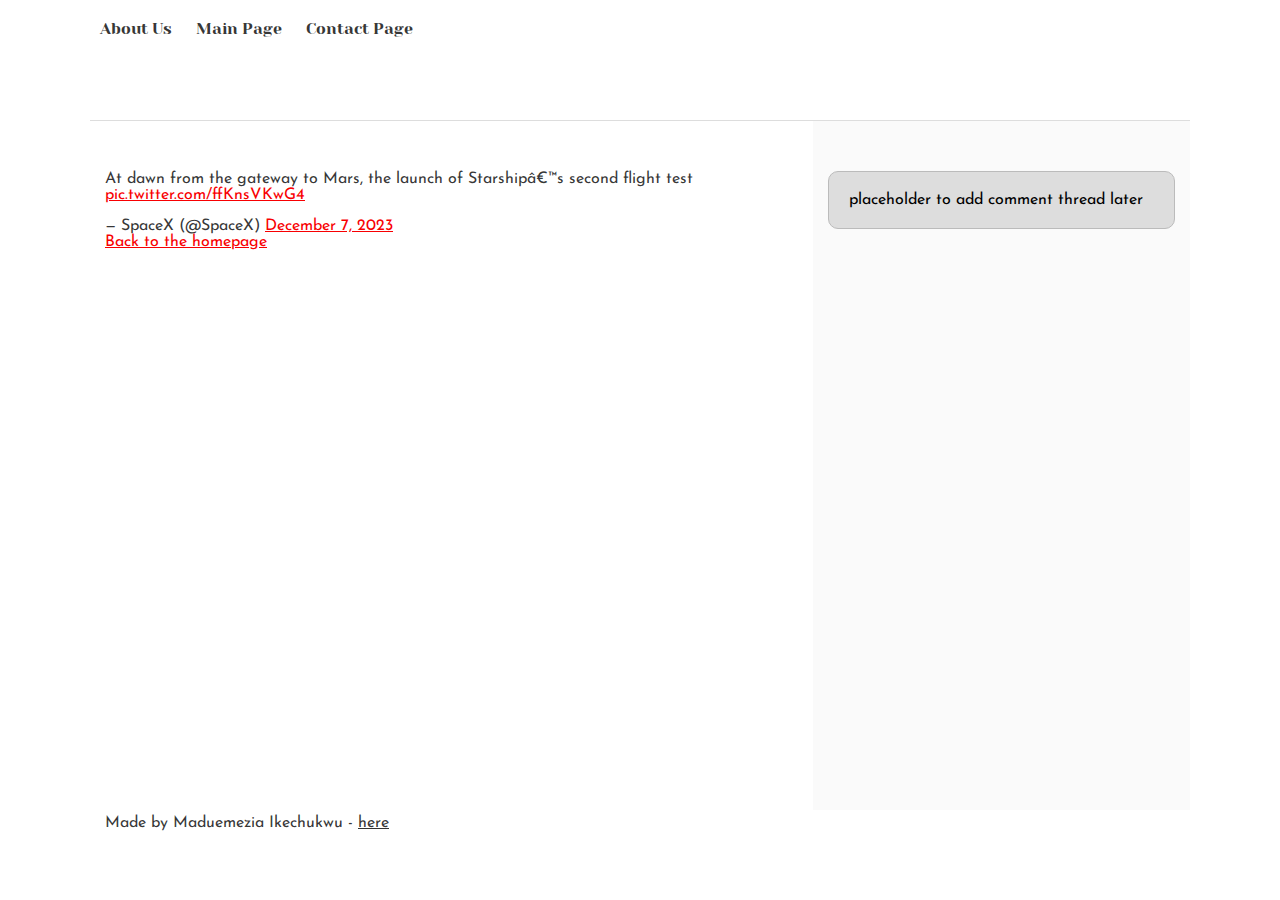
<file: css_basic/tweets.html>
<!DOCTYPE html>
<html>

<head>
    <title>HTML BASIC</title>
    <link rel="stylesheet" href="styles.css">
    <link rel="stylesheet" href="base.css">
</head>

<body>
    <header>
        <ul>
            <li><a href="#" target="_blank">About Us</a></li>
            <li><a href="#" target="_blank">Main Page</a></li>
            <li><a href="#" target="_blank">Contact Page</a></li>
        </ul>
    </header>
    <main>
        <article>
            <blockquote class="twitter-tweet">
                <p lang="en" dir="ltr">At dawn from the gateway to Mars, the launch of Starship’s second flight test <a
                        href="https://t.co/ffKnsVKwG4">pic.twitter.com/ffKnsVKwG4</a></p>&mdash; SpaceX (@SpaceX) <a
                    href="https://twitter.com/SpaceX/status/1732824684683784516?ref_src=twsrc%5Etfw">December 7,
                    2023</a>
            </blockquote>
            <script async src="https://platform.twitter.com/widgets.js" charset="utf-8"></script>
            <a href="index.html" target="_blank">Back to the homepage</a>
        </article>
        <aside>
            <p>placeholder to add comment thread later</p>
        </aside>
    </main>
    <footer>
        <p>Made by Maduemezia Ikechukwu - <a href="#" target="_blank">here</a></p>
    </footer>
</body>

</html>
</file>
<file: css_advanced/styles.css>
* {
    margin: 0;
    padding: 0;
    box-sizing: border-box;
}


ul {
    display: flex;
    justify-content: space-evenly;    
    list-style: none;
    gap: 95px;
} 

@font-face {
    font-family: 'Source Sans Pro';
    src: url('fonts/source-sans-pro/SourceSansPro-Regular.otf') format('truetype');
}

a:link {
    text-decoration: none;
    color: white;
    font-family: 'Source Sans Pro';
}

.navigation-menu {
    display: flex;
    align-items: center;
    justify-content: space-between;
    padding: 1rem 8.5rem;
}

.background-container {
    position: relative;
    min-height: 100vh;
    background-image: url("images/background.png");
    background-position: center top;
    background-size: cover;
    background-repeat: no-repeat;

}

li { 
    font-size: 12px;
    font-weight: bold;
}

.banner-content-one h1{
    color: inherit;
    font-family: inherit;
    font-size: 121px;
    font-weight: bold;
    text-align: center;
    word-spacing: 15px;
}

.banner-content-one {
    text-align: center;
    font-family: 'Source Sans Pro';
    color: white;
    display: flex;
    flex-direction: column;
    align-items: center;
    margin-top: 200px;
}

.banner-tags {
    display: flex;
    gap: 50px;
    font-family: inherit;
    font-weight: bold;
    margin-bottom: 30px;
}

button {
    background-color: #c271ff;
    color: inherit;
    font-family: inherit;
    padding: 15px;
    border-radius: 50px;
    border: none;
    box-shadow: 3px 3px rgba(0, 0, 0, 0.952);
}

.sub-heading {
    text-align: center;
    color: white;
    font-family: 'Source Sans Pro';
    font-size: 32px;
    font-weight: lighter;
    margin-bottom: 100px;
    margin-top: 100px;
}

.learn {
    font-weight: bold;
    color: #c271ff;
}

.banner-content-two{
    padding-bottom: 100px;
}

.row {
    display: flex;
    align-items: center;
    justify-content: space-around;
    text-align: center;
    color: white;
    text-align: center;
    font-size: 16px;
    font-style: italic;
    font-family: 'Source Sans Pro';
}

.feature-box-two img{
    border-radius: 100px;
    border: none;

}

.quote-container {
    background-color: #c271ff;
    padding: 80px;

}

.quote-content {
    display: flex;
    align-items: center;
    justify-content: center;
    gap: 60px;
}

.quote-feature {
    color: white;
}

blockquote {
    white-space: pre-line;
}

.quote {
    margin-top: 20px;
}

.video-feature-container {
    display: flex;
    gap: 30px;
    justify-content: center;
    align-items: center;
}

.video-heading {
    text-align: center;
    font-family: 'Source Sans Pro';
    font-size: 32px;
    font-weight: lighter;
    margin-bottom: 80px;
    color: #333333;
}

.video-container {
    padding: 70px;
}

.popular {
    font-weight: bold;
    color: #c271ff;
}

.video-feature {
    position: relative;
    display: inline-grid;
    place-items: center;
    gap: 20px;
}

.feature-image {
    grid-area: 1 / 1;
    width: 100%;
    height: auto;

}
 
.play-button {
    grid-area: 1 / 1;
    z-index: 2;
    width: 50px;
    height: 50px;
}

.video-paragraph {
    font-family: 'Source Sans Pro';
    color: #7a7777;
    font-size: 14px;
    line-height: 1.5;
    justify-self: start;
}

.video-second-heading {
    font-family: 'Source Sans Pro';
    font-size: 16px;
    font-weight: bold;
    justify-self: start;
}

.author-box {
    display: flex;
    align-items: center;
    gap: 30px;
    justify-self: start;
    margin-top: 10px;
}

.author-box img {
    width: 70px;
    height: 70px;
}

.rating-box {
    display: flex;
    align-items: center;
    gap: 50px;
    justify-self: start;
    margin-top: 10px;
}

.video-third-heading, .rating-box p, .free {
    color: #c271ff;
}

.membership-container {
    background-color: #071629;
    color: white;
}

.membership-content {
    display: flex;
    align-items: center;
    justify-content: space-evenly;
    padding: 80px;
    gap: 30px;
    font-family: 'Source Sans Pro';
}

.membership-heading {
    text-align: center;
    font-family: 'Source Sans Pro';
    font-size: 32px;
    font-weight: lighter;
    padding-top: 60px;
    color: white;
}

.membership-feature {
    text-align: center;
    font-size: 14px;
    line-height: 2;
    font-weight: lighter;
}

.membership-button {
    background-color: #c271ff;
    color: white;
    font-family: 'Source Sans Pro';
}

.membership-button-container {
    display: flex;
    justify-content: center;
    padding-bottom: 60px;
}

.faq-feature {
    margin-left: 200px;
    font-family: 'Source Sans Pro';
    margin-top: 100px;
    display: grid;
    grid-template-columns: repeat(2, 1fr);
    gap: 50px;
    font-size: 14px;
}

.item-block h3 {
    font-size: 16px;
    margin-bottom: 20px;
    font-weight: bold;
}

.item {
    line-height: 1.5;
    color: #7a7777;
    width: 350px;
    height: 242px;
}

.faq-heading {
    text-align: center;
    font-family: 'Source Sans Pro';
    font-size: 60px;
    font-weight: lighter;
    margin-bottom: 80px;
    margin-top: 80px;
}

.footer-container {
    background-color: #071629;
    color: white;
    padding: 80px;
    font-family: 'Source Sans Pro';
}

.footer-content {
    display: flex;
    justify-content: space-between;
}

.footer-content i {
    border-radius: 50px;
    background-color: white;
    color: #071629;
    padding: 5px;
}

.copyright {
    position: absolute;
    left: 50%;
    transform: translateX(-50%);
    font-size: 12px;
    opacity: 0.4;
}
</file>
<file: css_basic/styles.css>
body {
    display: flex;
    flex-direction: column;
}

main {
    display: flex;
    flex-direction: row;
    flex: auto;
}

article {
    flex: 2;
}

aside {
    flex: 1;
}

article, aside {
    overflow-y: auto;
}
</file>
<file: css_basic/base.css>
/* Importing webfonts */
/* (If you're learning CSS, you should disregard that) */

@import url(https://fonts.googleapis.com/css?family=Yeseva+One);
@import url(https://fonts.googleapis.com/css?family=Josefin+Sans:400,700,700italic,400italic);


/* CSS reset rules */

html, body {
	height: 100%;
	min-height: 100%;
}

html, body, div, span, applet, object, iframe,
h1, h2, h3, h4, h5, h6, p, blockquote, pre,
a, abbr, acronym, address, big, cite, code,
del, dfn, img, ins, kbd, q, s, samp,
small, strike, sub, sup, tt, var,
b, u, i, center,
dl, dt, dd,
fieldset, form, label, legend,
table, caption, tbody, tfoot, thead, tr, th, td,
article, aside, canvas, details, embed, 
figure, figcaption, footer, header, hgroup, 
menu, nav, output, ruby, section, summary,
time, mark, audio, video {
	margin: 0;
	padding: 0;
	border: 0;
	font-size: 100%;
	font: inherit;
	vertical-align: baseline;
}

/* HTML5 display-role reset for older browsers */
article, aside, details, figcaption, figure, 
footer, header, hgroup, menu, nav, section {
	display: block;
}

body {
	line-height: 1;
}

blockquote, q {
	quotes: none;
}

blockquote:before, blockquote:after,
q:before, q:after {
	content: '';
	content: none;
}

table {
	border-collapse: collapse;
	border-spacing: 0;
}


/* Fonts and colors */

body {
	font-family: 'Josefin Sans', serif;
	color: rgba(0, 0, 0, 0.8);
}

h1, h2, h3, h4, h5, h6, header {
	font-family: 'Yeseva One', sans-serif;
}

article {
}

header {
	border-bottom: 1px solid rgb(221,221,221);
	transition: border-bottom-color 1s ease;
}

header a {
	color: rgba(0, 0, 0, 0.8);
}

aside {
	background: #FAFAFA;
}

aside p {
	border: 1px solid #bbb;
	background: #ddd;
	color: black;
}

footer a {
	color: rgba(0, 0, 0, 0.8);
}

a {
	color: #F80002;
}


/* Positioning and margins */

@media (min-width: 1100px) {
	body {
		width: 1100px;
		margin: 0 auto;
	}
}

article {
	padding: 50px 15px;
}

article > *:first-child {
	margin-top: 0;
}

aside {
	padding: 50px 15px;
}

header .right {
	float: right;
	margin: 0 10px 15px;
}


/* Header */
header {
	padding: 20px 0;
	height: 80px;
}

header ul {
	list-style: none;
	margin: 0;
	padding: 0;
}

header li {
	display: inline;
	vertical-align:middle;
}

header li:first-child {
	margin: 0;
}

header li a {
	margin: 0 10px;
}

header li.logo {
	font-size: 36px;
}

header a {
	text-decoration: none;
}


/* Aside */

aside p {
	border-radius: 10px;
	padding: 20px 20px;
}


/* Footer */

footer {
	padding: 5px 15px;
	height: 80px;
}


/* Text styles and margins */

p {
	margin-bottom: 15px;
}

h1 {
	font-size: 36px;
	margin: 40px 0 20px;
}

h2 {
	font-size: 32px;
	margin: 30px 0 15px;
}

h3 {
	font-size: 28px;
	margin: 25px 0 10px;
}

h4 {
	font-size: 20px;
	font-weight: bold;
	margin: 20px 0 10px;
}

h5 {
	font-size: 18px;
	font-weight: bold;
	margin: 15px 0 10px;
}

h6 {
	font-weight: bold;
	margin: 5px 0;
}

@media (max-width: 800px) {
  body.works_on_smartphone {
  	display: block;
  }
  body.works_on_smartphone main {
  	display: block;
  }
  header .right {
  	float: none;
  }
}
</file>
